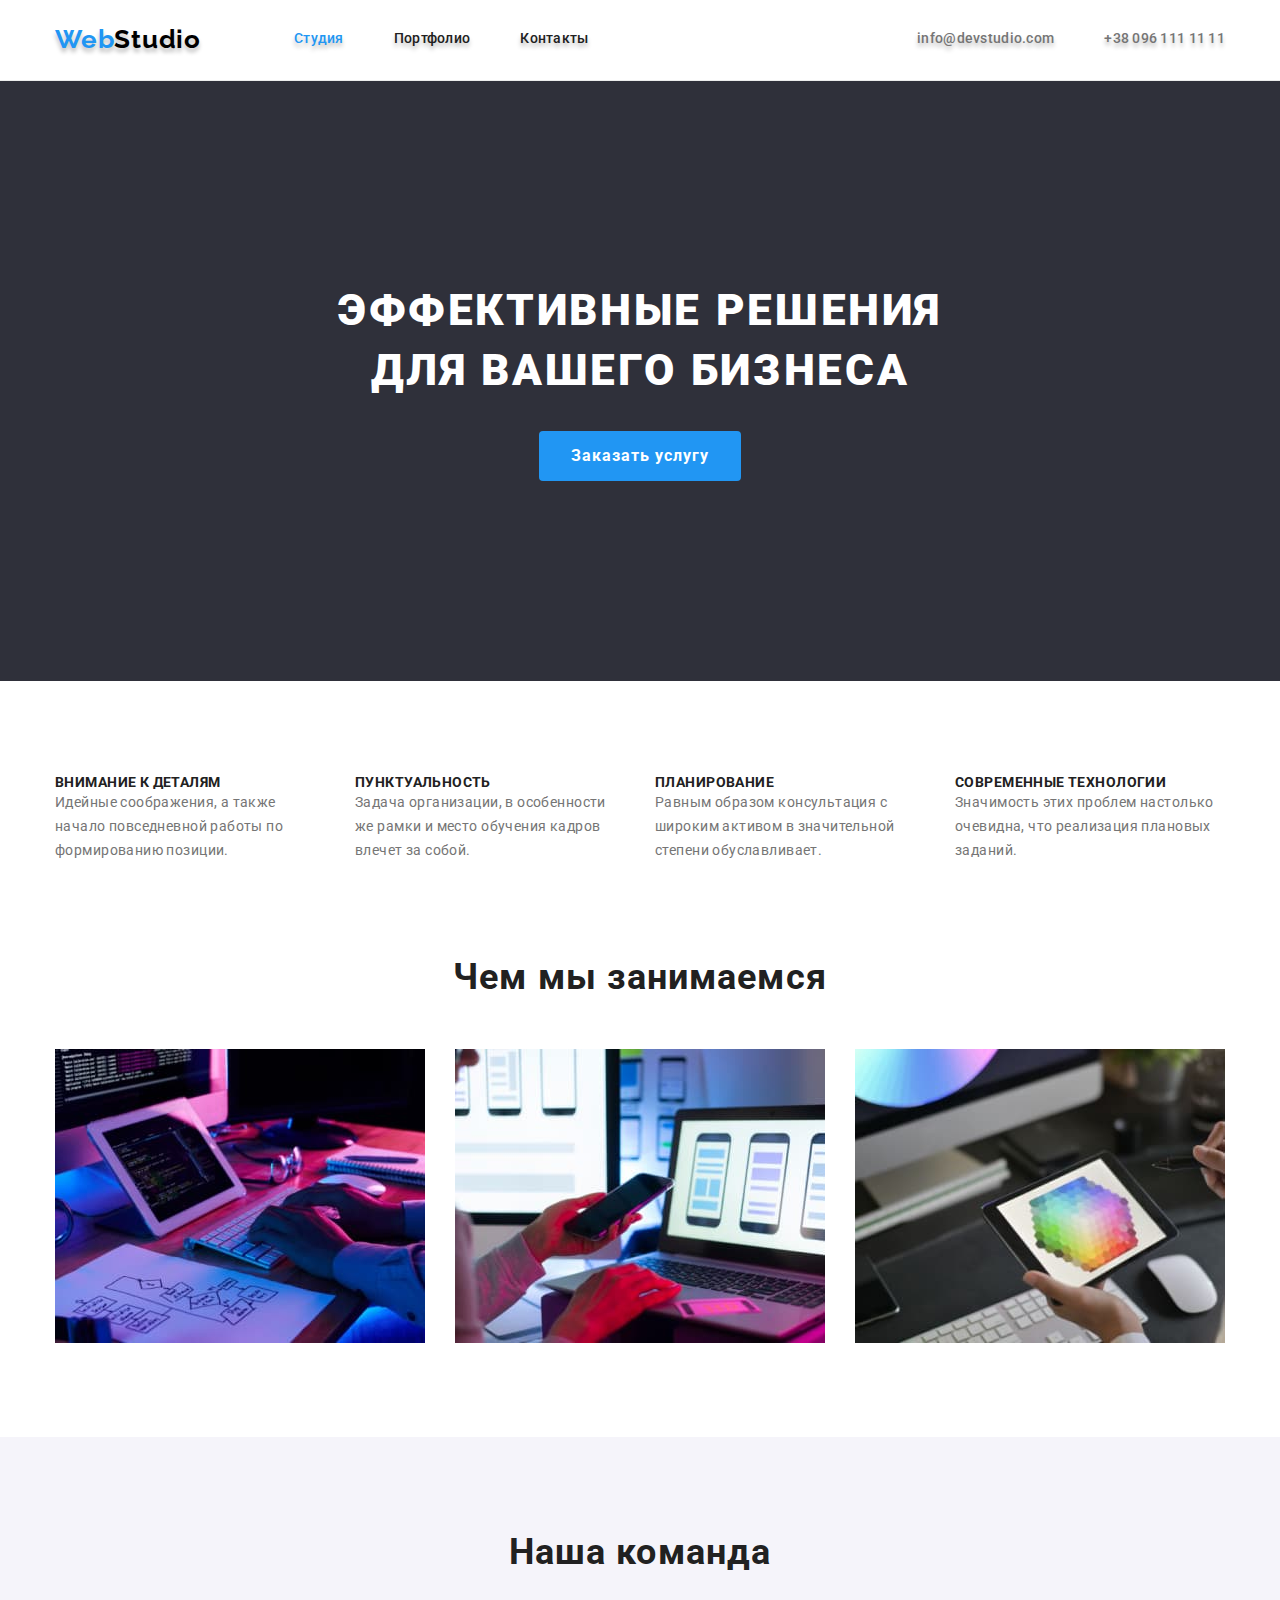
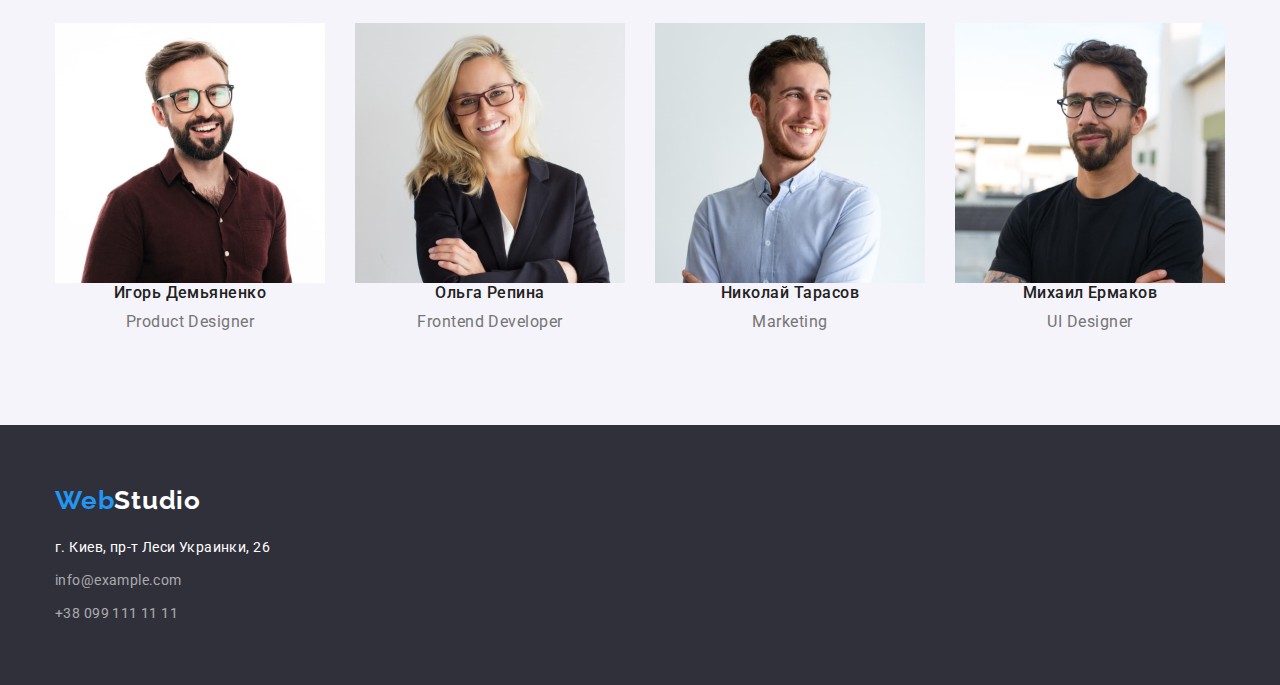
<file: index.html>
<!DOCTYPE html>
<html lang="ru">
<head>
    <meta charset="UTF-8">
    <meta http-equiv="X-UA-Compatible" content="IE=edge">
    <meta name="viewport" content="width=device-width, initial-scale=1.0">
    <link rel="preconnect" href="https://fonts.googleapis.com">
    <link rel="preconnect" href="https://fonts.gstatic.com" crossorigin>
    <link href="https://fonts.googleapis.com/css2?family=Raleway:wght@700&family=Roboto:wght@400;500;700;900&display=swap"
        rel="stylesheet">
    <link rel="stylesheet" href="./css/modern-normalize.css">
    <link rel="stylesheet" href="./css/styles.css">
    <title>Document</title>
</head>
<body>
    <header class="header">
        <!--Навигация-->
        <div class="container main-nav">
            <nav class="header-navigation">
                <a href="" class="header-logo link"><span class="logo">Web</span>Studio</a>
                <ul class="header-list">
                    <li class="header-item"><a href="./index.html" class="link header-link current">Студия</a></li>
                    <li class="header-item"><a href="./portfolio.html" class="link header-link">Портфолио</a></li>
                    <li class="header-item"><a href="" class="link header-link">Контакты</a></li>
                </ul>
            </nav>
            <!--Мейл и телефон-->
            <ul class="header-list">
                <li class="header-contacts"><a href="mailto:info@devstudio.com" class="mail link">info@devstudio.com</a></li>
                <li class="header-contacts"><a href="tel:+380961111111" class="phone link">+38 096 111 11 11</a></li>
            </ul>
        </div>
    </header>

    <main>
        <section class="hero">
            <div class="container">
                <h1 class="hero-title">Эффективные решения<br> для вашего бизнеса</h1>
                <button type="button" class="btn">Заказать услугу</button>
            </div>
        </section>

        <!--Наши преимущества-->
        <section class="advantages section">
            <div class="container">
                <h2 hidden>Наши преимущества</h2>
                <ul class="advantages-list">
                    <li class="advantages-item">
                        <h3 class="advantages-title">Внимание к деталям</h3>
                        <p class="advantages-description">Идейные соображения, а также начало повседневной работы по формированию
                            позиции.</p>
                    </li>
                    <li class="advantages-item">
                        <h3 class="advantages-title">Пунктуальность</h3>
                        <p class="advantages-description">Задача организации, в особенности же рамки и место обучения кадров влечет за
                            собой.</p>
                    </li>
                    <li class="advantages-item">
                        <h3 class="advantages-title">Планирование</h3>
                        <p class="advantages-description">Равным образом консультация с широким активом в значительной степени
                            обуславливает.</p>
                    </li>
                    <li class="advantages-item">
                        <h3 class="advantages-title">Современные технологии</h3>
                        <p class="advantages-description">Значимость этих проблем настолько очевидна, что реализация плановых заданий.
                        </p>
                    </li>
                </ul>
            </div>
        </section>

        <!--Чем мы занимаемся-->
        <section class="offer section">
            <div class="container">
                <h2 class="title">Чем мы занимаемся</h2>
                <ul class="offer-list">
                    <li class="offer-item">
                        <img src="./images/site-versions/pc.jpg" alt="Компьютерная версия" width="370" height="294">
                    </li>
                    <li class="offer-item">
                        <img src="./images/site-versions/mobile.jpg" alt="Мобильная версия" width="370" height="294">
                    </li>
                    <li class="offer-item">
                        <img src="./images/site-versions/tablet.jpg" alt="Планшетная версия" width="370" height="294">
                    </li>
                </ul>
            </div>
        </section>

        <!--Наша команда-->
        <section class="team section">
            <div class="container">
                <h2 class="title">Наша команда</h2>
                <ul class="team-list">
                    <!--h2 corrected to h3-->
                    <li class="team-members">
                        <img src="./images/stuff/igor.jpg" alt="Игорь" width="270" height="260" class="team-photos">
                        <h3 class="team-names">Игорь Демьяненко</h3>
                        <p class="team-position">Product Designer</p>
                    </li>
                    <li class="team-members">
                        <img src="./images/stuff/olga.jpg" alt="Ольга" width="270" height="260" class="team-photos">
                        <h3 class="team-names">Ольга Репина</h3>
                        <p class="team-position">Frontend Developer</p>
                    </li>
                    <li class="team-members">
                        <img src="./images/stuff/nikolai.jpg" alt="Николай" width="270" height="260" class="team-photos">
                        <h3 class="team-names">Николай Тарасов</h3>
                        <p class="team-position">Marketing</p>
                    </li>
                    <li class="team-members">
                        <img src="./images/stuff/mike.jpg" alt="Михаил" width="270" height="260" class="team-photos">
                        <h3 class="team-names">Михаил Ермаков</h3>
                        <p class="team-position">UI Designer</p>
                    </li>
                </ul>
            </div>
        </section>
    </main>

    <footer class="footer">
        <div class="container">
            <a href="/" class="footer-logo link"><span class="logo">Web</span>Studio</a>
            <!--Контакты-->
            <address class="footer-address">
                <ul class="footer-list">
                    <li class="footer-item">
                        <a href="https://goo.gl/maps/hHV63dTVySj8oasB8" target="blank" rel="noopener noreferrer"
                            class="footer-location link">г. Киев, пр-т Леси Украинки, 26</a>
                    </li>
                    <li class="footer-item">
                        <a href="mailto:info@example.com" class="footer-mail link">info@example.com</a>
                    </li>
                    <li class="footer-item">
                        <a href="tel:+380991111111" class="footer-tel link">+38 099 111 11 11</a>
                    </li>
                </ul>
            </address>
        </div>
    </footer>
</body>
</html>
</file>
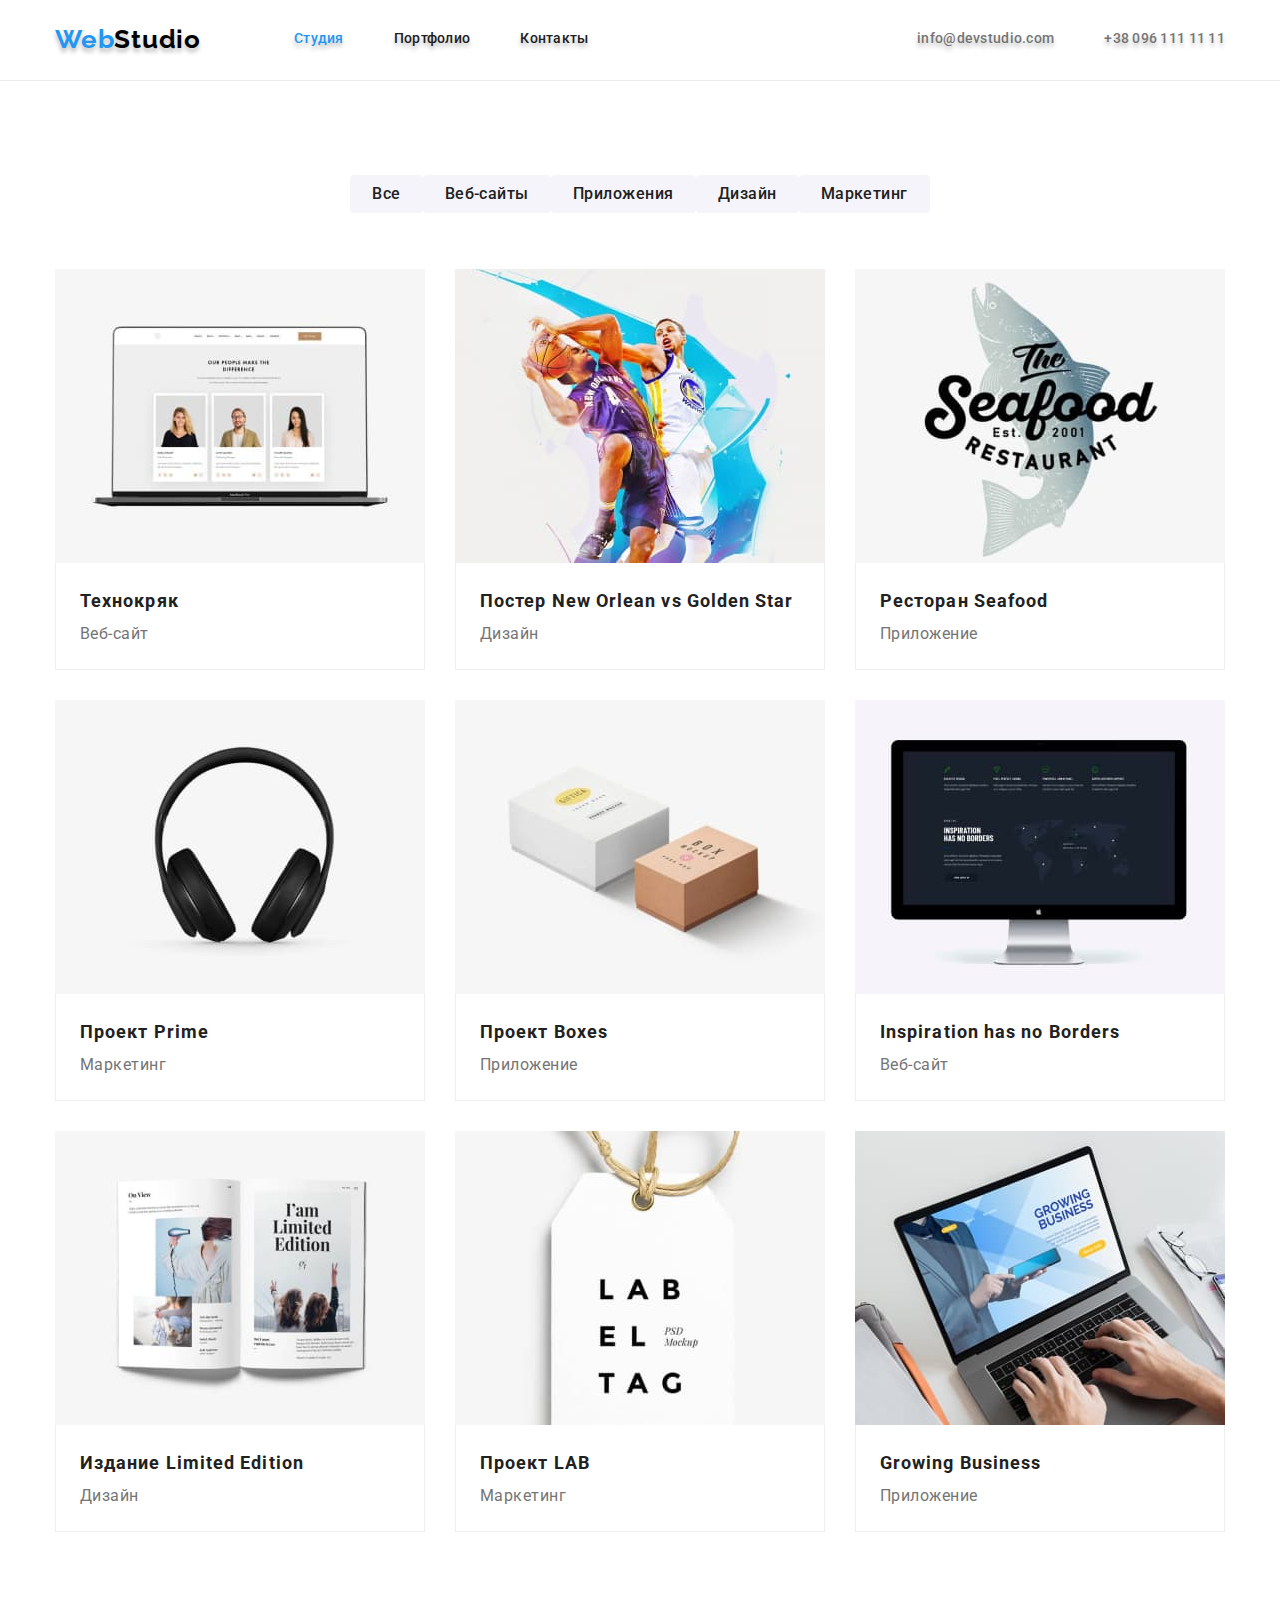
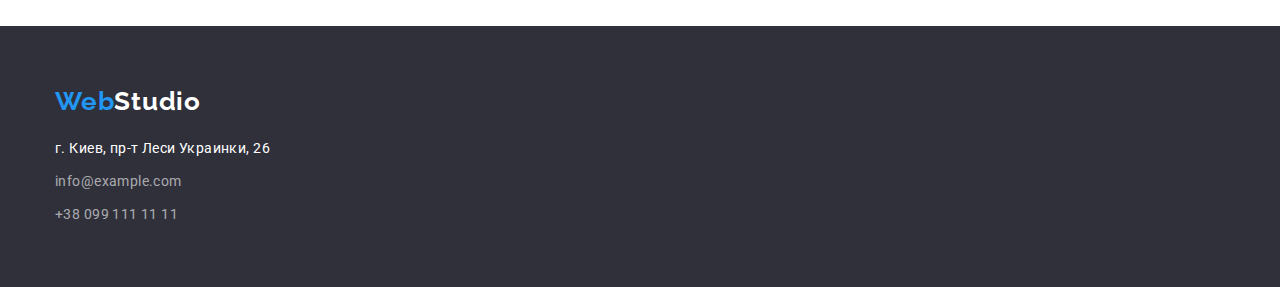
<file: portfolio.html>
<!DOCTYPE html>
<html lang="ru">
<head>
    <meta charset="UTF-8">
    <meta http-equiv="X-UA-Compatible" content="IE=edge">
    <meta name="viewport" content="width=device-width, initial-scale=1.0">
    <link rel="preconnect" href="https://fonts.googleapis.com">
    <link rel="preconnect" href="https://fonts.gstatic.com" crossorigin>
    <link href="https://fonts.googleapis.com/css2?family=Raleway:wght@700&family=Roboto:wght@400;500;700;900&display=swap"
        rel="stylesheet">
    <link rel="stylesheet" href="./css/modern-normalize.css">
    <link rel="stylesheet" href="./css/styles.css">
    <title>Portfolio</title>
</head>

<body>
    <header class="header">
        <!--Навигация-->
        <div class="container main-nav">
            <nav class="header-navigation">
                <a href="" class="header-logo link"><span class="logo">Web</span>Studio</a>
                <ul class="header-list">
                    <li class="header-item"><a href="./index.html" class="link header-link current">Студия</a></li>
                    <li class="header-item"><a href="./portfolio.html" class="link header-link">Портфолио</a></li>
                    <li class="header-item"><a href="" class="link header-link">Контакты</a></li>
                </ul>
            </nav>
            <!--Мейл и телефон-->
            <ul class="header-list">
                <li class="header-contacts"><a href="mailto:info@devstudio.com" class="mail link">info@devstudio.com</a>
                </li>
                <li class="header-contacts"><a href="tel:+380961111111" class="phone link">+38 096 111 11 11</a></li>
            </ul>
        </div>
    </header>

    <main>
        <section class="portfolio section">
            <div class="container">
                <h1 hidden>Portfolio</h1>
                <!--Кнопки-->
                <ul class="filter">
                    <li><button type="button" class="btn">Все</button></li>
                    <li><button type="button" class="btn">Веб-сайты</button></li>
                    <li><button type="button" class="btn">Приложения</button></li>
                    <li><button type="button" class="btn">Дизайн</button></li>
                    <li><button type="button" class="btn">Маркетинг</button></li>
                </ul>
                
                <!--Опции-->
                <ul class="options">
                    <li class="options-item">
                        <a href="" class="link">
                            <img src="./images/portfolio/techno.jpg" alt="techno" width="370" height="294">
                            <div class="option-description">
                                <h2 class="options-title">Технокряк</h2>
                                <p class="options-data">Веб-сайт</p>
                            </div>
                        </a>
                    </li>
                    <li class="options-item">
                        <a href="" class="link">
                            <img src="./images/portfolio/basketball.jpg" alt="poster" width="370" height="294">
                            <div class="option-description">
                                <h2 class="options-title">Постер New Orlean vs Golden Star</h2>
                                <p class="options-data">Дизайн</p>
                            </div>
                        </a>
                    </li>
                    <li class="options-item">
                        <a href="" class="link">
                            <img src="./images/portfolio/seafood.jpg" alt="seafood" width="370" height="294">
                            <div class="option-description">
                                <h2 class="options-title">Ресторан Seafood</h2>
                                <p class="options-data">Приложение</p>
                            </div>
                        </a>
                    </li>
                    <li class="options-item">
                        <a href="" class="link">
                            <img src="./images/portfolio/headsets.jpg" alt="headsets" width="370" height="294">
                            <div class="option-description">
                                <h2 class="options-title">Проект Prime</h2>
                                <p class="options-data">Маркетинг</p>
                            </div>
                        </a>
                    </li>
                    <li class="options-item">
                        <a href="" class="link">
                            <img src="./images/portfolio/boxes.jpg" alt="boxes" width="370" height="294">
                            <div class="option-description">
                                <h2 class="options-title">Проект Boxes</h2>
                                <p class="options-data">Приложение</p>
                            </div>
                        </a>
                    </li>
                    <li class="options-item">
                        <a href="" class="link">
                            <img src="./images/portfolio/screen.jpg" alt="screen" width="370" height="294">
                            <div class="option-description">
                                <h2 class="options-title">Inspiration has no Borders</h2>
                                <p class="options-data">Веб-сайт</p>
                            </div>
                        </a>
                    </li>
                    <li class="options-item">
                        <a href="" class="link">
                            <img src="./images/portfolio/magazine.jpg" alt="magazine" width="370" height="294">
                            <div class="option-description">
                                <h2 class="options-title">Издание Limited Edition</h2>
                                <p class="options-data">Дизайн</p>
                            </div>
                        </a>
                    </li>
                    <li class="options-item">
                        <a href="" class="link">
                            <img src="./images/portfolio/label.jpg" alt="label" width="370" height="294">
                            <div class="option-description">
                                <h2 class="options-title">Проект LAB</h2>
                                <p class="options-data">Маркетинг</p>
                            </div>
                        </a>
                    </li>
                    <li class="options-item">
                        <a href="" class="link">
                            <img src="./images/portfolio/growing-business.jpg" alt="app" width="370" height="294">
                            <div class="option-description">
                                <h2 class="options-title">Growing Business</h2>
                                <p class="options-data">Приложение</p>
                            </div>
                        </a>
                    </li>
                </ul>
            </div>
        </section>
    </main>

    <footer class="footer">
        <div class="container">
            <a href="/" class="footer-logo link"><span class="logo">Web</span>Studio</a>
            <!--Контакты-->
            <address class="footer-address">
                <ul class="footer-list">
                    <li class="footer-item">
                        <a href="https://goo.gl/maps/hHV63dTVySj8oasB8" target="blank" rel="noopener noreferrer"
                            class="footer-location link">г. Киев, пр-т Леси Украинки, 26</a>
                    </li>
                    <li class="footer-item">
                        <a href="mailto:info@example.com" class="footer-mail link">info@example.com</a>
                    </li>
                    <li class="footer-item">
                        <a href="tel:+380991111111" class="footer-tel link">+38 099 111 11 11</a>
                    </li>
                </ul>
            </address>
        </div>
    </footer>
</body>
</html>
</file>
<file: css/styles.css>
:root {
  --main-title-color: #ffffff;
  --secondary-title-color: #212121;
  --general-text-color: #757575;
  --third-text-color: rgba(255, 255, 255, 0.6);
  --accent-color: #2196f3;
  --back-color: #2f303a;
  --card-set-gap: 30px;
  --background-main: #f5f4fa;
}

body {
  font-family: 'Roboto', sans-serif;
  font-style: normal;
  color: var(--general-text-color);
}

p,
h1,
h2,
h3,
h4,
h5,
h6,
ul {
  margin: 0;
  padding: 0;
  border: 0;
  font-size: 100%;
  font: inherit;
  vertical-align: baseline;
}

img {
  display: block;
  min-width: 100%;
  height: auto;
}

.link {
  text-decoration: none;
}

.link:hover,
.link:focus {
  color: var(--accent-color);
}

li {
  list-style: none;
}

button {
  cursor: pointer;
  border: none;
  font-family: inherit;
}

.section {
  padding-top: 94px;
  padding-bottom: 94px;
}
.container {
  width: 1200px;
  padding-left: 15px;
  padding-right: 15px;
  margin-top: 0;
  margin-bottom: 0;
  margin-right: auto;
  margin-left: auto;
}

/* -----------------------Хедер------------------------ */
.header {
  padding-top: 24px;
  padding-bottom: 25px;

  border-bottom: 1px solid #ececec;
}

.main-nav {
  display: flex;
  align-items: center;
}

.header-navigation {
  display: flex;
  align-items: center;
}

.header-logo {
  margin-right: 93px;

  font-family: 'Raleway', sans-serif;
  font-weight: bold;
  font-size: 26px;
  line-height: 1.19;
  letter-spacing: 0.03em;
  color: #000000;
  text-shadow: 0px 4px 4px rgba(0, 0, 0, 0.25);
}

.header .logo,
.footer .logo {
  color: #2196f3;
}

.header-item,
.header-contacts {
  font-weight: 500;
  font-size: 14px;
  line-height: 1.14;
  letter-spacing: 0.02em;
  text-shadow: 0px 4px 4px rgba(0, 0, 0, 0.25);
}

.header-item:not(:last-child),
.header-contacts:not(:last-child) {
  margin-right: 50px;
}

.header-link {
  color: var(--secondary-title-color);
}

.header-link.current {
  color: var(--accent-color);
}

.header-list {
  display: flex;
  margin-left: auto;
}

.header-contacts a {
  color: var(--general-text-color);
}

/* -----------------------Герой------------------------ */
.hero,
.footer {
  background-color: var(--back-color);
}

.hero {
  padding-top: 200px;
  padding-bottom: 200px;
}

.hero-title {
  margin-left: auto;
  margin-right: auto;
  margin-bottom: 30px;

  font-weight: 900;
  font-size: 44px;
  line-height: 1.36;
  text-align: center;
  letter-spacing: 0.06em;
  text-transform: uppercase;
  color: var(--main-title-color);
}

.hero .btn {
  margin-left: auto;
  margin-right: auto;
  padding: 10px 32px;
  border-radius: 4px;

  font-weight: bold;
  font-size: 16px;
  color: var(--main-title-color);
  line-height: 1.88;
  display: flex;
  align-items: center;
  text-align: center;
  letter-spacing: 0.06em;
  background-color: var(--accent-color);
}

/* -----------------------Наши преимущества------------------------ */
.advantages-list {
  display: flex;
}

.advantages-item {
  width: 270px;
}

.advantages-item:not(:last-child) {
  margin-right: 30px;
}

.advantages-title {
  font-weight: bold;
  font-size: 14px;
  line-height: 1.14;
  letter-spacing: 0.03em;
  text-transform: uppercase;
  color: var(--secondary-title-color);
}

.advantages-description {
  font-size: 14px;
  line-height: 1.71;
  letter-spacing: 0.03em;
}

/* -----------------------Чем мы занимаемся------------------------ */
.offer.section {
  padding-top: 0;
}

.title {
  margin-bottom: 50px;

  font-weight: bold;
  font-size: 36px;
  line-height: 1.17;
  text-align: center;
  letter-spacing: 0.03em;
  color: var(--secondary-title-color);
}

.offer-list {
  display: flex;
}

.offer-item:nth-child(n + 2) {
  padding-left: 30px;
}

/* -----------------------Наша команда------------------------ */

.team {
  background-color: var(--background-main);
}

.team .title {
  margin-bottom: 50px;
}

.team-list {
  display: flex;
  margin-left: calc(-1 * var(--card-set-gap));
}

.team-members {
  flex-basis: calc(100% / 4 - var(--card-set-gap));
  margin-left: var(--card-set-gap);
}

.team-text {
  padding-top: 30px;
  padding-bottom: 30px;

  border: 1px solid #eeeeee;
  border-top: none;
}

.team-names {
  margin-bottom: 10px;

  font-weight: 500;
  font-size: 16px;
  line-height: 1.19;
  text-align: center;
  letter-spacing: 0.03em;
  color: var(--secondary-title-color);
}

.team-position {
  font-size: 16px;
  line-height: 1.19;
  text-align: center;
  letter-spacing: 0.03em;
}

/* -----------------------Портфолио------------------------ */

/* -----------------------Кнопки фильтра------------------------ */

.portfolio .filter {
  display: flex;
  justify-content: center;
  margin-bottom: 56px;
}

.filter .btn {
  display: inline-block;
  padding: 6px 22px;

  font-weight: 500;
  font-size: 16px;
  line-height: 1.63;
  text-align: center;
  letter-spacing: 0.03em;
  color: var(--secondary-title-color);

  background: var(--background-main);
  border-radius: 4px;
}

.filter-item:not(:last-child) {
  margin-right: 8px;
}

.filter .btn:hover,
.filter .btn:focus {
  color: var(--main-title-color);
  background-color: var(--accent-color);
  box-shadow: 0px 3px 1px rgba(0, 0, 0, 0.1), 0px 1px 2px rgba(0, 0, 0, 0.08),
    0px 2px 2px rgba(0, 0, 0, 0.12);
  border-radius: 4px;
}

/* -----------------------Опции фильтра------------------------ */

.options {
  display: flex;
  flex-wrap: wrap;
  margin-left: calc(-1 * var(--card-set-gap));
  margin-top: calc(-1 * var(--card-set-gap));
}

.option-description {
  border: 1px solid #eeeeee;
  border-top: none;

  padding: 20px 24px;
}

.options-item {
  flex-basis: calc(100% / 3 - var(--card-set-gap));
  margin-left: var(--card-set-gap);
  margin-top: var(--card-set-gap);
}

.options-title {
  font-weight: bold;
  font-size: 18px;
  line-height: 2;
  letter-spacing: 0.06em;
  color: var(--secondary-title-color);
}

.options-data {
  font-size: 16px;
  line-height: 1.88;
  letter-spacing: 0.03em;
  color: var(--general-text-color);
}

/* -----------------------Футер------------------------ */
.footer {
  padding-top: 60px;
  padding-bottom: 60px;
}

.footer-logo {
  display: inline-block;
  margin-bottom: 20px;

  font-family: 'Raleway', sans-serif;
  font-weight: bold;
  font-size: 26px;
  line-height: 1.19;
  letter-spacing: 0.03em;
  color: var(--main-title-color);
}

.footer-item {
  display: block;
}

.footer-item:not(:last-child) {
  margin-bottom: 9px;
}

.footer-location,
.footer-mail,
.footer-tel {
  font-size: 14px;
  line-height: 1.71;
  letter-spacing: 0.03em;
  color: var(--main-title-color);
}

.footer-mail,
.footer-tel {
  color: var(--third-text-color);
}

.footer-address {
  font-style: normal;
}

.header-logo:hover,
.footer-logo:focus {
  color: inherit;
}
</file>
